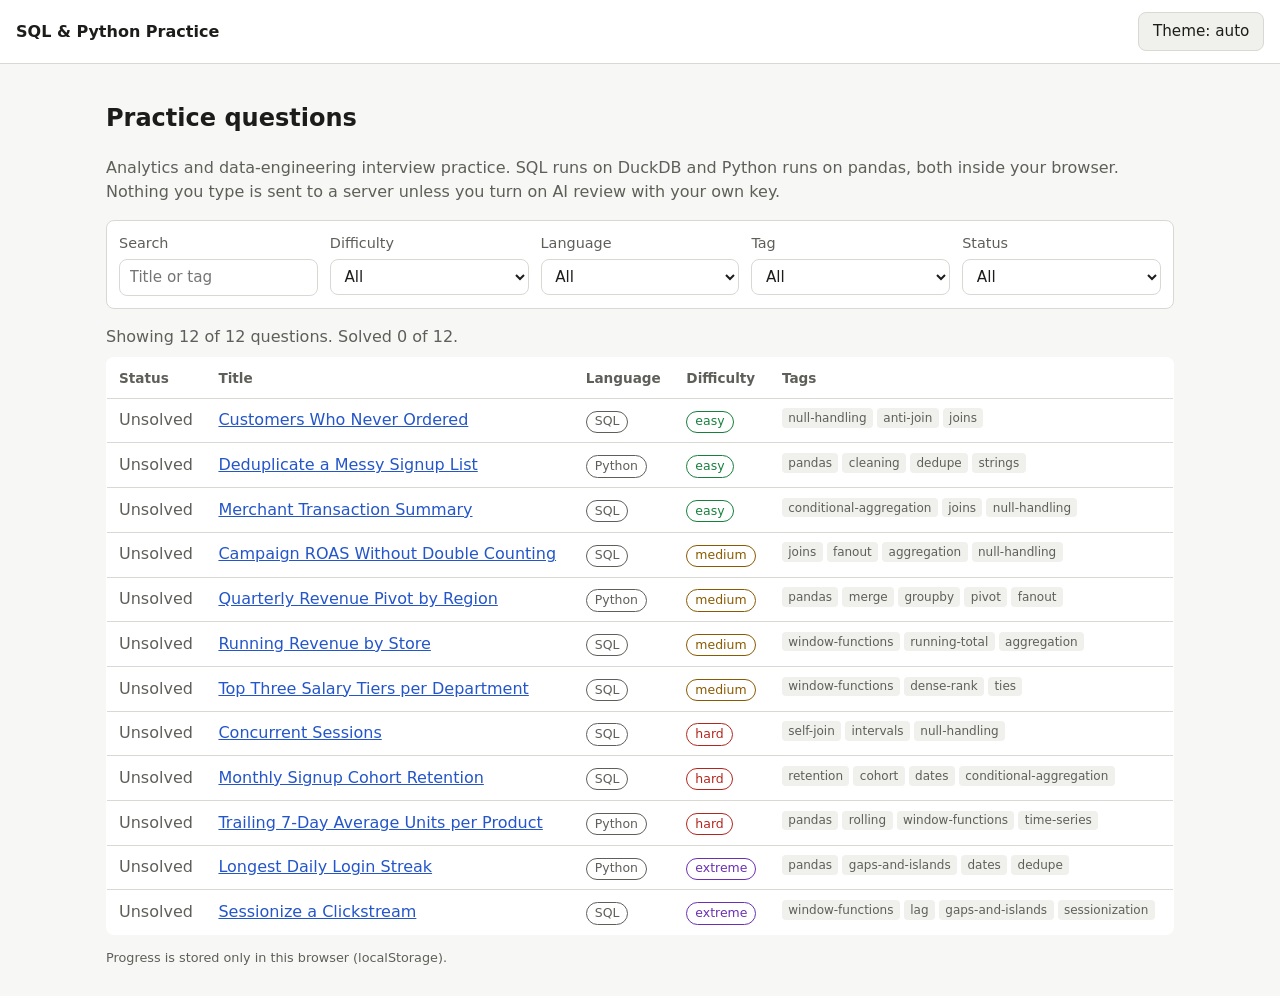
<file: index.html>
<!doctype html>
<html lang="en">
  <head>
    <meta charset="utf-8" />
    <meta name="viewport" content="width=device-width, initial-scale=1" />
    <meta
      http-equiv="Content-Security-Policy"
      content="default-src 'self'; script-src 'self' https://cdn.jsdelivr.net 'wasm-unsafe-eval' 'unsafe-eval' blob:; worker-src 'self' blob: data:; connect-src 'self' https://cdn.jsdelivr.net https://api.anthropic.com; style-src 'self' 'unsafe-inline' https://cdn.jsdelivr.net; font-src 'self' https://cdn.jsdelivr.net data:; img-src 'self' data:; object-src 'none'; base-uri 'self'; form-action 'none'"
    />
    <meta name="referrer" content="no-referrer" />
    <title>SQL &amp; Python Practice</title>
    <meta name="description" content="Practice SQL and pandas interview questions in the browser with DuckDB-WASM and Pyodide." />
    <link rel="icon" href="data:," />
    <link rel="stylesheet" href="assets/css/style.css" />
  </head>
  <body>
    <a class="skip-link" href="#main">Skip to questions</a>
    <header class="site-header">
      <a class="brand" href="./">SQL &amp; Python Practice</a>
      <div class="header-actions">
        <button type="button" id="theme-toggle">Theme: auto</button>
      </div>
    </header>

    <main id="main" class="container">
      <section class="intro">
        <h1>Practice questions</h1>
        <p>
          Analytics and data-engineering interview practice. SQL runs on DuckDB and Python runs on pandas, both inside your
          browser. Nothing you type is sent to a server unless you turn on AI review with your own key.
        </p>
      </section>

      <form class="filters" id="filters" aria-label="Filter questions">
        <div class="field">
          <label for="f-search">Search</label>
          <input type="search" id="f-search" placeholder="Title or tag" autocomplete="off" />
        </div>
        <div class="field">
          <label for="f-difficulty">Difficulty</label>
          <select id="f-difficulty">
            <option value="">All</option>
            <option value="easy">Easy</option>
            <option value="medium">Medium</option>
            <option value="hard">Hard</option>
            <option value="extreme">Extreme</option>
          </select>
        </div>
        <div class="field">
          <label for="f-language">Language</label>
          <select id="f-language">
            <option value="">All</option>
            <option value="sql">SQL</option>
            <option value="python">Python</option>
          </select>
        </div>
        <div class="field">
          <label for="f-tag">Tag</label>
          <select id="f-tag">
            <option value="">All</option>
          </select>
        </div>
        <div class="field">
          <label for="f-status">Status</label>
          <select id="f-status">
            <option value="">All</option>
            <option value="unsolved">Unsolved</option>
            <option value="solved">Solved</option>
          </select>
        </div>
      </form>

      <p class="progress-line" id="progress-line" aria-live="polite"></p>

      <table class="qtable" aria-describedby="progress-line">
        <thead>
          <tr>
            <th scope="col">Status</th>
            <th scope="col">Title</th>
            <th scope="col">Language</th>
            <th scope="col">Difficulty</th>
            <th scope="col">Tags</th>
          </tr>
        </thead>
        <tbody id="qbody">
          <tr>
            <td colspan="5" class="empty">Loading…</td>
          </tr>
        </tbody>
      </table>
      <p class="hint-text">Progress is stored only in this browser (localStorage).</p>
    </main>

    <script type="module" src="assets/js/list.js"></script>
  </body>
</html>
</file>
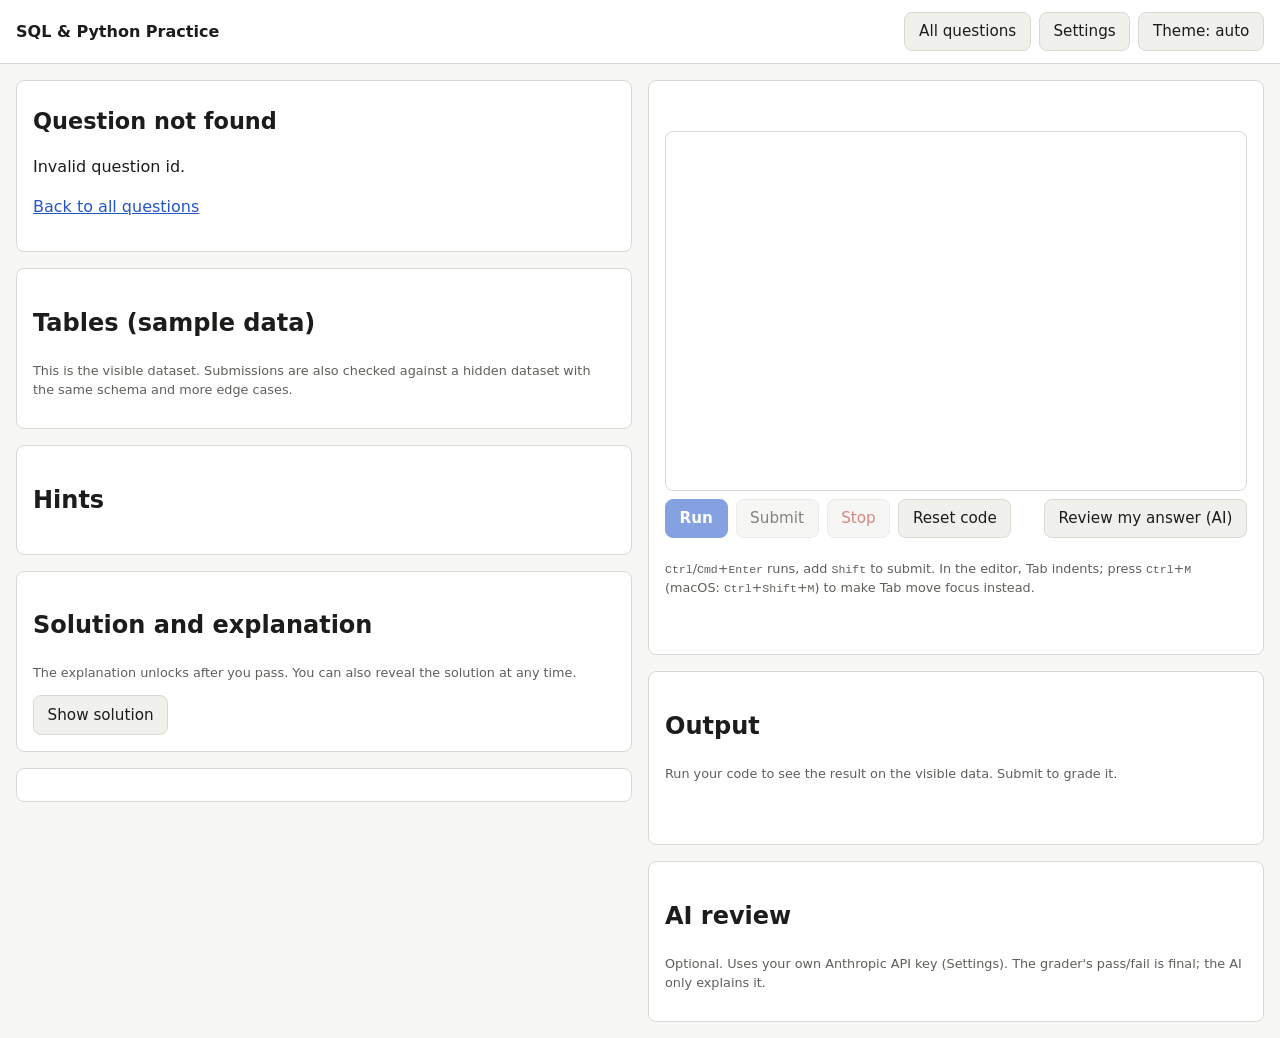
<file: question.html>
<!doctype html>
<html lang="en">
  <head>
    <meta charset="utf-8" />
    <meta name="viewport" content="width=device-width, initial-scale=1" />
    <meta
      http-equiv="Content-Security-Policy"
      content="default-src 'self'; script-src 'self' https://cdn.jsdelivr.net 'wasm-unsafe-eval' 'unsafe-eval' blob:; worker-src 'self' blob: data:; connect-src 'self' https://cdn.jsdelivr.net https://api.anthropic.com; style-src 'self' 'unsafe-inline' https://cdn.jsdelivr.net; font-src 'self' https://cdn.jsdelivr.net data:; img-src 'self' data:; object-src 'none'; base-uri 'self'; form-action 'none'"
    />
    <meta name="referrer" content="no-referrer" />
    <title>Question · SQL &amp; Python Practice</title>
    <link rel="icon" href="data:," />
    <link rel="stylesheet" href="assets/css/style.css" />
  </head>
  <body>
    <a class="skip-link" href="#editor-section">Skip to editor</a>
    <header class="site-header">
      <a class="brand" href="./">SQL &amp; Python Practice</a>
      <div class="header-actions">
        <a class="btn" href="./">All questions</a>
        <button type="button" id="settings-btn" aria-haspopup="dialog">Settings</button>
        <button type="button" id="theme-toggle">Theme: auto</button>
      </div>
    </header>

    <main class="qlayout" id="main">
      <!-- Left: problem statement -->
      <div>
        <section class="panel" aria-labelledby="q-title">
          <div class="qmeta" id="q-meta"></div>
          <h1 class="qtitle" id="q-title">Loading…</h1>
          <div class="prompt" id="q-prompt"></div>
        </section>

        <section class="panel" aria-labelledby="tables-heading">
          <h2 id="tables-heading">Tables (sample data)</h2>
          <p class="hint-text" id="tables-note">
            This is the visible dataset. Submissions are also checked against a hidden dataset with the same schema and more
            edge cases.
          </p>
          <div id="q-tables"></div>
        </section>

        <section class="panel" aria-labelledby="hints-heading">
          <h2 id="hints-heading">Hints</h2>
          <div id="q-hints"></div>
        </section>

        <section class="panel" aria-labelledby="solution-heading">
          <h2 id="solution-heading">Solution and explanation</h2>
          <p class="hint-text" id="solution-locked">The explanation unlocks after you pass. You can also reveal the solution at any time.</p>
          <button type="button" id="show-solution-btn">Show solution</button>
          <div id="q-solution" hidden></div>
          <div id="q-explanation" class="prompt" hidden></div>
        </section>

        <nav class="qnav panel" aria-label="Question navigation" id="q-nav"></nav>
      </div>

      <!-- Right: editor and output -->
      <div>
        <section class="panel editor-panel" id="editor-section" aria-labelledby="editor-heading">
          <h2 id="editor-heading" class="visually-hidden">Your solution</h2>
          <p class="hint-text" id="contract"></p>
          <div class="editor-host" id="editor"></div>
          <div class="toolbar" role="toolbar" aria-label="Run controls">
            <button type="button" id="run-btn" class="primary" disabled>Run</button>
            <button type="button" id="submit-btn" disabled>Submit</button>
            <button type="button" id="stop-btn" class="danger" disabled>Stop</button>
            <button type="button" id="reset-btn">Reset code</button>
            <span class="spacer"></span>
            <button type="button" id="ai-btn">Review my answer (AI)</button>
          </div>
          <p class="hint-text">
            <kbd>Ctrl</kbd>/<kbd>Cmd</kbd>+<kbd>Enter</kbd> runs, add <kbd>Shift</kbd> to submit. In the editor, Tab indents; press
            <kbd>Ctrl</kbd>+<kbd>M</kbd> (macOS: <kbd>Ctrl</kbd>+<kbd>Shift</kbd>+<kbd>M</kbd>) to make Tab move focus instead.
          </p>
          <div class="status" id="status" role="status" aria-live="polite"></div>
        </section>

        <section class="panel" aria-labelledby="output-heading">
          <h2 id="output-heading">Output</h2>
          <div class="output" id="output">
            <p class="hint-text">Run your code to see the result on the visible data. Submit to grade it.</p>
          </div>
        </section>

        <section class="panel" aria-labelledby="ai-heading">
          <h2 id="ai-heading">AI review</h2>
          <div id="ai-output" aria-live="polite">
            <p class="hint-text">
              Optional. Uses your own Anthropic API key (Settings). The grader's pass/fail is final; the AI only explains it.
            </p>
          </div>
        </section>
      </div>
    </main>

    <dialog id="settings-dialog" aria-labelledby="settings-title">
      <form method="dialog" id="settings-form">
        <h2 id="settings-title">Settings</h2>
        <div class="warning" role="note">
          <strong>Your API key, your bill.</strong> The key is stored only in this browser and is sent only to
          <code>api.anthropic.com</code>, directly from this page. Anyone with access to this browser profile, any browser
          extension with page access, or any script running on this site's origin could read it. On a shared
          <code>*.github.io</code> origin, other pages on the same origin can read localStorage too. Use a dedicated key with a
          low spend limit, and clear it when you are done.
        </div>
        <div class="form-row">
          <label for="api-key">Anthropic API key</label>
          <input type="password" id="api-key" autocomplete="off" spellcheck="false" placeholder="sk-ant-..." />
          <span class="hint-text" id="key-state"></span>
        </div>
        <div class="form-row inline">
          <input type="checkbox" id="remember-key" checked />
          <label for="remember-key">Remember on this device (localStorage). Unchecked: kept in memory until you reload.</label>
        </div>
        <div class="form-row inline">
          <input type="checkbox" id="auto-review" />
          <label for="auto-review">Request an AI review automatically on every Submit (each review is a billed API call).</label>
        </div>
        <p class="hint-text" id="model-line"></p>
        <div class="dialog-actions">
          <button type="button" id="clear-key-btn" class="danger">Clear key</button>
          <button type="button" id="reset-progress-btn" class="danger">Reset progress</button>
          <button type="button" id="cancel-settings-btn">Cancel</button>
          <button type="submit" id="save-settings-btn" class="primary">Save</button>
        </div>
      </form>
    </dialog>

    <script type="module" src="assets/js/question.js"></script>
  </body>
</html>
</file>
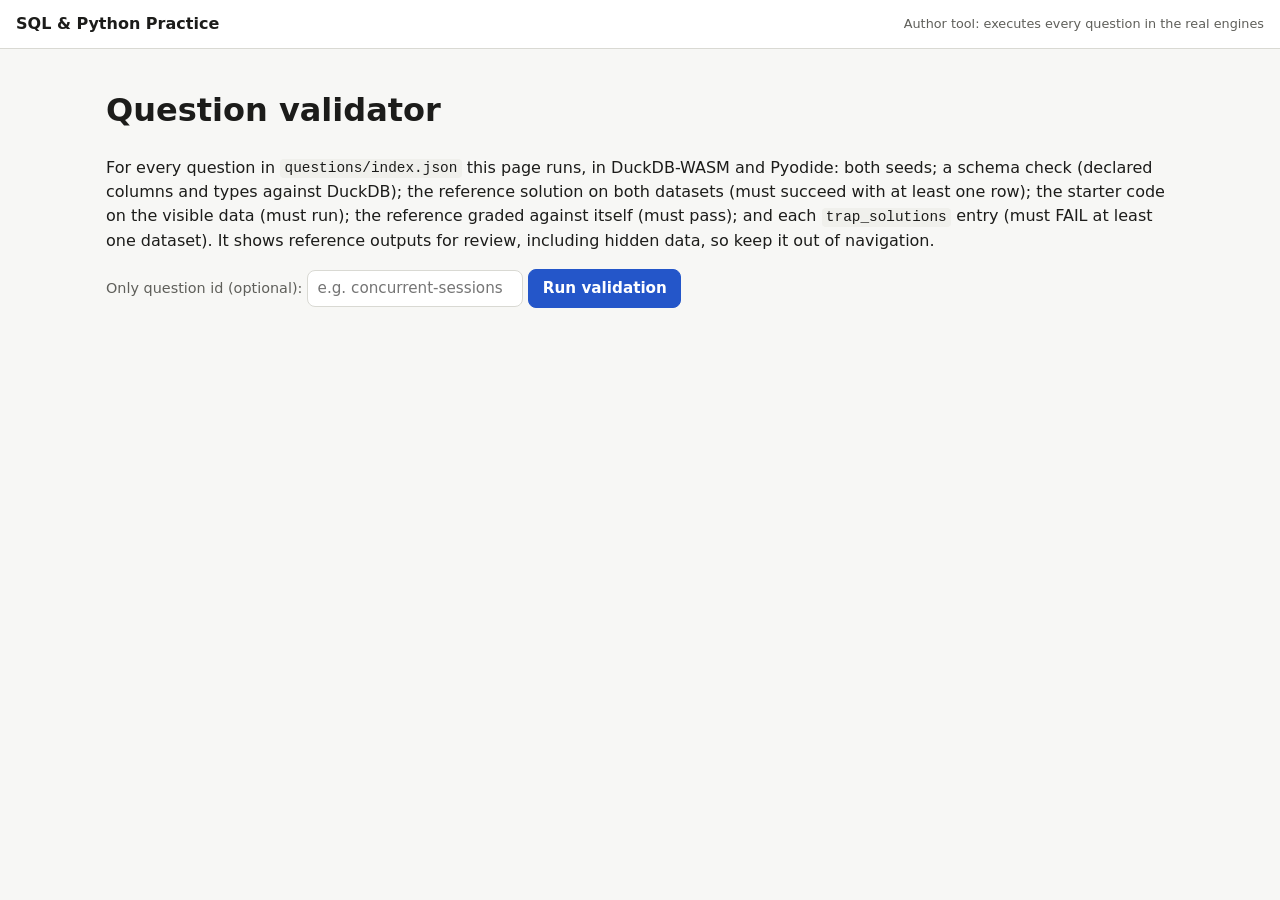
<file: validate.html>
<!doctype html>
<html lang="en">
  <head>
    <meta charset="utf-8" />
    <meta name="viewport" content="width=device-width, initial-scale=1" />
    <meta
      http-equiv="Content-Security-Policy"
      content="default-src 'self'; script-src 'self' https://cdn.jsdelivr.net 'wasm-unsafe-eval' 'unsafe-eval' blob:; worker-src 'self' blob: data:; connect-src 'self' https://cdn.jsdelivr.net; style-src 'self' 'unsafe-inline' https://cdn.jsdelivr.net; font-src 'self' https://cdn.jsdelivr.net data:; img-src 'self' data:; object-src 'none'; base-uri 'self'; form-action 'none'"
    />
    <meta name="robots" content="noindex" />
    <title>Question Validator</title>
    <link rel="icon" href="data:," />
    <link rel="stylesheet" href="assets/css/style.css" />
  </head>
  <body>
    <header class="site-header">
      <a class="brand" href="./">SQL &amp; Python Practice</a>
      <div class="header-actions"><span class="hint-text">Author tool: executes every question in the real engines</span></div>
    </header>
    <main class="container">
      <h1>Question validator</h1>
      <p>
        For every question in <code>questions/index.json</code> this page runs, in DuckDB-WASM and Pyodide: both seeds; a schema
        check (declared columns and types against DuckDB); the reference solution on both datasets (must succeed with at least
        one row); the starter code on the visible data (must run); the reference graded against itself (must pass); and each
        <code>trap_solutions</code> entry (must FAIL at least one dataset). It shows reference outputs for review, including hidden
        data, so keep it out of navigation.
      </p>
      <p>
        <label for="only">Only question id (optional): </label>
        <input type="text" id="only" placeholder="e.g. concurrent-sessions" />
        <button type="button" id="start" class="primary">Run validation</button>
      </p>
      <p class="status" id="status" role="status" aria-live="polite"></p>
      <div id="results"></div>
    </main>
    <script type="module" src="assets/js/validate.js"></script>
  </body>
</html>
</file>
<file: assets/css/style.css>
/* ---- tokens ------------------------------------------------------------- */
:root {
  color-scheme: light;
  --bg: #f7f7f5;
  --surface: #ffffff;
  --surface-2: #f0f0ec;
  --border: #d9d9d3;
  --text: #1c1c1a;
  --muted: #5f5f5a;
  --accent: #2456c9;
  --accent-contrast: #ffffff;
  --focus: #2456c9;
  --ok: #17803d;
  --ok-bg: #e6f4ea;
  --bad: #b3261e;
  --bad-bg: #fbe9e7;
  --warn: #8a5a00;
  --warn-bg: #fff4d6;
  --easy: #17803d;
  --medium: #8a5a00;
  --hard: #b3261e;
  --extreme: #6b2fb3;
  --code-bg: #f0f0ec;
  --radius: 8px;
  --mono: ui-monospace, SFMono-Regular, Menlo, Consolas, 'Liberation Mono', monospace;
  --sans: system-ui, -apple-system, 'Segoe UI', Roboto, Helvetica, Arial, sans-serif;
}

@media (prefers-color-scheme: dark) {
  :root:not([data-theme='light']) {
    color-scheme: dark;
    --bg: #151614;
    --surface: #1d1e1c;
    --surface-2: #262724;
    --border: #3a3b37;
    --text: #ececea;
    --muted: #a4a49e;
    --accent: #7aa2ff;
    --accent-contrast: #0d1220;
    --focus: #9ab8ff;
    --ok: #5fd08a;
    --ok-bg: #173323;
    --bad: #ff8a80;
    --bad-bg: #3a1a18;
    --warn: #f2c35b;
    --warn-bg: #352a10;
    --easy: #5fd08a;
    --medium: #f2c35b;
    --hard: #ff8a80;
    --extreme: #c9a2ff;
    --code-bg: #262724;
  }
}

:root[data-theme='dark'] {
  color-scheme: dark;
  --bg: #151614;
  --surface: #1d1e1c;
  --surface-2: #262724;
  --border: #3a3b37;
  --text: #ececea;
  --muted: #a4a49e;
  --accent: #7aa2ff;
  --accent-contrast: #0d1220;
  --focus: #9ab8ff;
  --ok: #5fd08a;
  --ok-bg: #173323;
  --bad: #ff8a80;
  --bad-bg: #3a1a18;
  --warn: #f2c35b;
  --warn-bg: #352a10;
  --easy: #5fd08a;
  --medium: #f2c35b;
  --hard: #ff8a80;
  --extreme: #c9a2ff;
  --code-bg: #262724;
}

/* ---- base --------------------------------------------------------------- */
*,
*::before,
*::after {
  box-sizing: border-box;
}

html,
body {
  margin: 0;
  background: var(--bg);
  color: var(--text);
  font-family: var(--sans);
  font-size: 16px;
  line-height: 1.5;
}

a {
  color: var(--accent);
}

:focus-visible {
  outline: 3px solid var(--focus);
  outline-offset: 2px;
}

code,
pre,
kbd {
  font-family: var(--mono);
  font-size: 0.9em;
}

code {
  background: var(--code-bg);
  padding: 0.1em 0.3em;
  border-radius: 4px;
}

pre {
  background: var(--code-bg);
  padding: 0.75rem;
  border-radius: var(--radius);
  overflow-x: auto;
}

pre code {
  background: none;
  padding: 0;
}

.skip-link {
  position: absolute;
  left: -9999px;
}

.skip-link:focus {
  left: 1rem;
  top: 0.5rem;
  background: var(--surface);
  padding: 0.5rem 0.75rem;
  z-index: 100;
}

.visually-hidden {
  position: absolute;
  width: 1px;
  height: 1px;
  overflow: hidden;
  clip: rect(0 0 0 0);
  white-space: nowrap;
}

/* ---- header ------------------------------------------------------------- */
.site-header {
  display: flex;
  align-items: center;
  justify-content: space-between;
  gap: 1rem;
  padding: 0.75rem 1rem;
  border-bottom: 1px solid var(--border);
  background: var(--surface);
  flex-wrap: wrap;
}

.brand {
  font-weight: 700;
  color: var(--text);
  text-decoration: none;
}

.header-actions {
  display: flex;
  gap: 0.5rem;
  flex-wrap: wrap;
}

/* ---- buttons / inputs --------------------------------------------------- */
button,
.btn {
  font: inherit;
  font-size: 0.95rem;
  border: 1px solid var(--border);
  background: var(--surface-2);
  color: var(--text);
  padding: 0.45rem 0.85rem;
  border-radius: var(--radius);
  cursor: pointer;
  text-decoration: none;
  display: inline-flex;
  align-items: center;
  gap: 0.35rem;
  min-height: 2.25rem;
}

button:hover:not(:disabled) {
  border-color: var(--muted);
}

button:disabled {
  opacity: 0.55;
  cursor: not-allowed;
}

button.primary {
  background: var(--accent);
  border-color: var(--accent);
  color: var(--accent-contrast);
  font-weight: 600;
}

button.danger {
  color: var(--bad);
}

input[type='text'],
input[type='password'],
input[type='search'],
select {
  font: inherit;
  font-size: 0.95rem;
  color: var(--text);
  background: var(--surface);
  border: 1px solid var(--border);
  border-radius: var(--radius);
  padding: 0.4rem 0.6rem;
  min-height: 2.25rem;
  max-width: 100%;
}

label {
  font-size: 0.9rem;
  color: var(--muted);
}

/* ---- list page ---------------------------------------------------------- */
.container {
  max-width: 1100px;
  margin: 0 auto;
  padding: 1rem;
}

.intro p {
  color: var(--muted);
  margin-top: 0.25rem;
}

.filters {
  display: grid;
  grid-template-columns: repeat(auto-fit, minmax(160px, 1fr));
  gap: 0.75rem;
  margin: 1rem 0;
  padding: 0.75rem;
  background: var(--surface);
  border: 1px solid var(--border);
  border-radius: var(--radius);
}

.filters .field {
  display: flex;
  flex-direction: column;
  gap: 0.25rem;
}

.progress-line {
  color: var(--muted);
  margin: 0.5rem 0;
}

.qtable {
  width: 100%;
  border-collapse: collapse;
  background: var(--surface);
  border: 1px solid var(--border);
  border-radius: var(--radius);
  overflow: hidden;
}

.qtable th,
.qtable td {
  text-align: left;
  padding: 0.6rem 0.75rem;
  border-bottom: 1px solid var(--border);
  vertical-align: top;
}

.qtable th {
  font-size: 0.85rem;
  color: var(--muted);
  font-weight: 600;
}

.qtable tr:last-child td {
  border-bottom: none;
}

.status-solved {
  color: var(--ok);
  font-weight: 600;
}

.status-unsolved {
  color: var(--muted);
}

.badge {
  display: inline-block;
  font-size: 0.78rem;
  padding: 0.05rem 0.5rem;
  border-radius: 999px;
  border: 1px solid currentColor;
  white-space: nowrap;
}

.badge.easy {
  color: var(--easy);
}
.badge.medium {
  color: var(--medium);
}
.badge.hard {
  color: var(--hard);
}
.badge.extreme {
  color: var(--extreme);
}

.badge.lang {
  color: var(--muted);
}

.tags {
  display: flex;
  flex-wrap: wrap;
  gap: 0.25rem;
}

.tag {
  font-size: 0.75rem;
  background: var(--surface-2);
  border-radius: 4px;
  padding: 0.05rem 0.4rem;
  color: var(--muted);
}

.empty {
  padding: 1.5rem;
  text-align: center;
  color: var(--muted);
}

@media (max-width: 640px) {
  .qtable thead {
    display: none;
  }
  .qtable,
  .qtable tbody,
  .qtable tr,
  .qtable td {
    display: block;
    width: 100%;
  }
  .qtable tr {
    border-bottom: 1px solid var(--border);
    padding: 0.5rem 0;
  }
  .qtable td {
    border: none;
    padding: 0.2rem 0.75rem;
  }
}

/* ---- question page ------------------------------------------------------ */
.qlayout {
  display: grid;
  grid-template-columns: minmax(0, 1fr) minmax(0, 1fr);
  gap: 1rem;
  padding: 1rem;
  max-width: 1600px;
  margin: 0 auto;
}

@media (max-width: 960px) {
  .qlayout {
    grid-template-columns: minmax(0, 1fr);
  }
}

.panel {
  background: var(--surface);
  border: 1px solid var(--border);
  border-radius: var(--radius);
  padding: 1rem;
  min-width: 0;
}

.panel + .panel {
  margin-top: 1rem;
}

.qmeta {
  display: flex;
  gap: 0.5rem;
  align-items: center;
  flex-wrap: wrap;
  margin-bottom: 0.5rem;
}

h1.qtitle {
  font-size: 1.4rem;
  margin: 0 0 0.25rem;
}

.prompt h2,
.prompt h3 {
  font-size: 1.05rem;
}

.prompt table {
  border-collapse: collapse;
}

.prompt th,
.prompt td {
  border: 1px solid var(--border);
  padding: 0.25rem 0.5rem;
}

.data-table-wrap {
  overflow-x: auto;
  margin: 0.5rem 0 1rem;
  border: 1px solid var(--border);
  border-radius: var(--radius);
}

table.data {
  border-collapse: collapse;
  font-family: var(--mono);
  font-size: 0.82rem;
  width: max-content;
  min-width: 100%;
}

table.data caption {
  text-align: left;
  font-family: var(--sans);
  font-weight: 600;
  padding: 0.4rem 0.6rem;
  background: var(--surface-2);
}

table.data th,
table.data td {
  padding: 0.25rem 0.6rem;
  border-bottom: 1px solid var(--border);
  text-align: left;
  white-space: nowrap;
}

table.data th .type {
  display: block;
  font-weight: 400;
  color: var(--muted);
  font-size: 0.72rem;
}

table.data td.null {
  color: var(--muted);
  font-style: italic;
}

table.data td.num {
  text-align: right;
}

.editor-panel {
  display: flex;
  flex-direction: column;
  gap: 0.5rem;
}

.editor-host {
  height: 360px;
  border: 1px solid var(--border);
  border-radius: var(--radius);
  overflow: hidden;
  background: var(--surface);
}

.editor-fallback {
  width: 100%;
  height: 100%;
  border: none;
  padding: 0.75rem;
  font-family: var(--mono);
  font-size: 14px;
  background: var(--surface);
  color: var(--text);
  resize: none;
  tab-size: 4;
}

.toolbar {
  display: flex;
  gap: 0.5rem;
  flex-wrap: wrap;
  align-items: center;
}

.toolbar .spacer {
  flex: 1;
}

.hint-text {
  font-size: 0.8rem;
  color: var(--muted);
}

.status {
  font-size: 0.9rem;
  color: var(--muted);
  min-height: 1.4em;
}

.output {
  min-height: 4rem;
}

.result-meta {
  font-size: 0.85rem;
  color: var(--muted);
  margin: 0.25rem 0;
}

.error-box {
  background: var(--bad-bg);
  color: var(--bad);
  border-radius: var(--radius);
  padding: 0.6rem 0.75rem;
  white-space: pre-wrap;
  font-family: var(--mono);
  font-size: 0.85rem;
  overflow-x: auto;
}

.stdout-box {
  background: var(--code-bg);
  border-radius: var(--radius);
  padding: 0.6rem 0.75rem;
  white-space: pre-wrap;
  font-family: var(--mono);
  font-size: 0.85rem;
  max-height: 240px;
  overflow: auto;
}

.verdict {
  border-radius: var(--radius);
  padding: 0.6rem 0.75rem;
  font-weight: 600;
  margin-bottom: 0.5rem;
}

.verdict.pass {
  background: var(--ok-bg);
  color: var(--ok);
}

.verdict.fail {
  background: var(--bad-bg);
  color: var(--bad);
}

.dataset {
  border: 1px solid var(--border);
  border-radius: var(--radius);
  padding: 0.5rem 0.75rem;
  margin: 0.5rem 0;
}

.dataset h3 {
  margin: 0 0 0.25rem;
  font-size: 0.95rem;
}

.pass-text {
  color: var(--ok);
}

.fail-text {
  color: var(--bad);
}

.warning {
  background: var(--warn-bg);
  color: var(--warn);
  border-radius: var(--radius);
  padding: 0.6rem 0.75rem;
  font-size: 0.9rem;
}

.ai-output {
  border-left: 3px solid var(--accent);
  padding-left: 0.75rem;
}

details {
  margin: 0.5rem 0;
}

summary {
  cursor: pointer;
  font-weight: 600;
}

.qnav {
  display: flex;
  justify-content: space-between;
  gap: 0.5rem;
  flex-wrap: wrap;
}

/* ---- dialog ------------------------------------------------------------- */
dialog {
  border: 1px solid var(--border);
  border-radius: var(--radius);
  background: var(--surface);
  color: var(--text);
  max-width: min(560px, calc(100vw - 2rem));
  width: 100%;
  padding: 1.25rem;
}

dialog::backdrop {
  background: rgb(0 0 0 / 45%);
}

dialog h2 {
  margin-top: 0;
}

.form-row {
  display: flex;
  flex-direction: column;
  gap: 0.3rem;
  margin: 0.75rem 0;
}

.form-row.inline {
  flex-direction: row;
  align-items: center;
  gap: 0.5rem;
}

.dialog-actions {
  display: flex;
  justify-content: flex-end;
  gap: 0.5rem;
  flex-wrap: wrap;
  margin-top: 1rem;
}

/* ---- validator page ----------------------------------------------------- */
.vrow-ok {
  color: var(--ok);
}

.vrow-bad {
  color: var(--bad);
}
</file>
